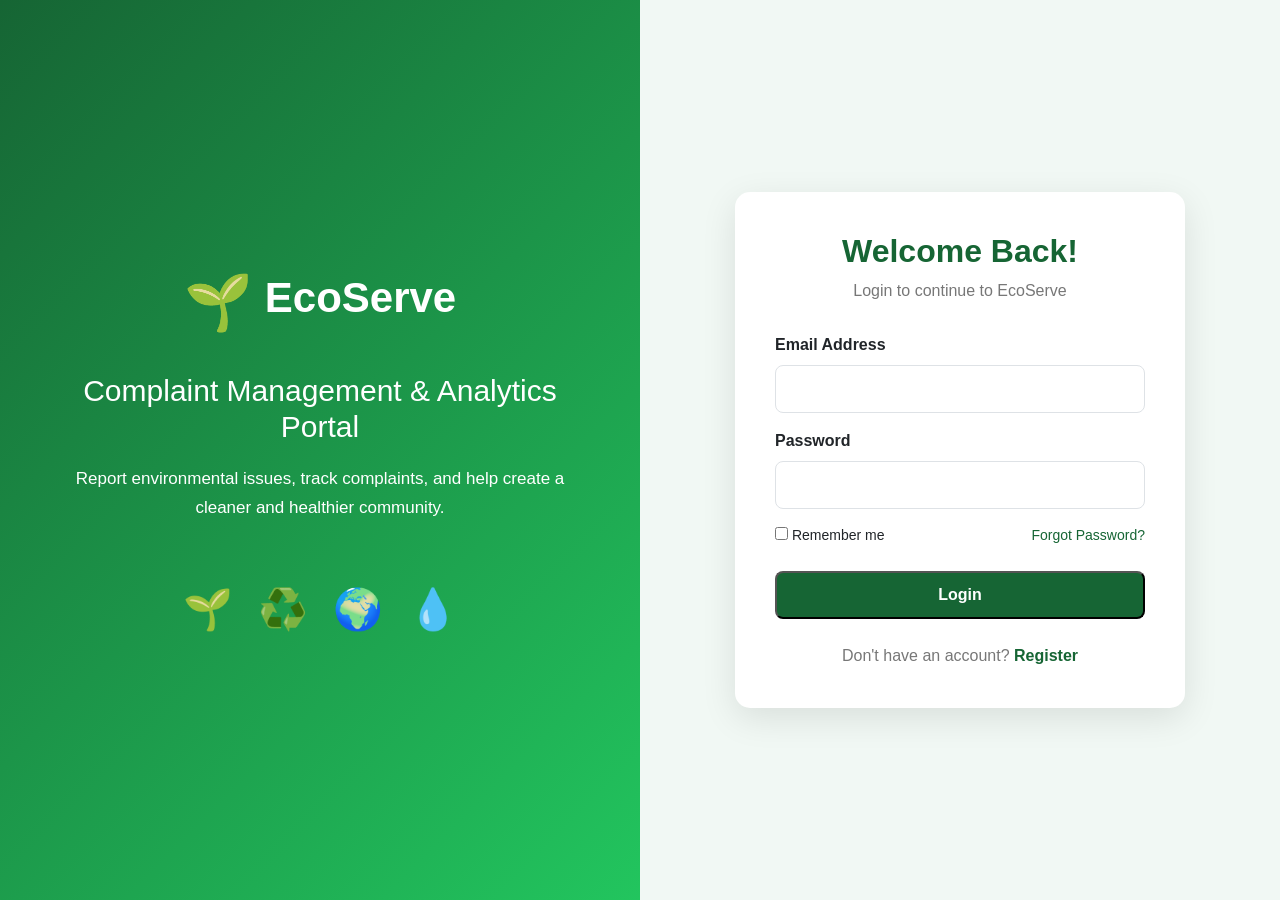
<file: FRONTEND/index.html>
<!DOCTYPE html>
<html lang="en">

<head>
    <meta charset="UTF-8">
    <meta name="viewport" content="width=device-width, initial-scale=1.0">

    <title>EcoServe - Login</title>

    <!-- Bootstrap CSS -->
    <link
        href="https://cdn.jsdelivr.net/npm/bootstrap@5.3.3/dist/css/bootstrap.min.css"
        rel="stylesheet">

    <!-- Custom CSS -->
    <link rel="stylesheet" href="css/style.css">
</head>

<body>

    <div class="login-container">

        <!-- LEFT SECTION -->
        <div class="login-left">

            <div class="brand">
                <div class="logo">🌱</div>
                <h1>EcoServe</h1>
            </div>

            <h2>
                Complaint Management & Analytics Portal
            </h2>

            <p>
                Report environmental issues, track complaints,
                and help create a cleaner and healthier community.
            </p>

            <div class="environment-icons">
                <span>🌱</span>
                <span>♻️</span>
                <span>🌍</span>
                <span>💧</span>
            </div>

        </div>


        <!-- RIGHT SECTION -->
        <div class="login-right">

            <div class="login-card">

                <h2>Welcome Back!</h2>

                <p class="login-subtitle">
                    Login to continue to EcoServe
                </p>


                <!-- LOGIN FORM -->
                <form onsubmit="event.preventDefault(); loginUser();">

                    <!-- EMAIL -->
                    <div class="mb-3">

                        <label for="email" class="form-label">
                            Email Address
                        </label>

                        <input
                            type="email"
                            id="email"
                            class="form-control"
                            required>

                    </div>


                    <!-- PASSWORD -->
                    <div class="mb-3">

                        <label for="password" class="form-label">
                            Password
                        </label>

                        <input
                            type="password"
                            id="password"
                            class="form-control"
                            required>

                    </div>


                    <!-- OPTIONS -->
                    <div class="login-options">

                        <div>
                            <input
                                type="checkbox"
                                id="remember">

                            <label for="remember">
                                Remember me
                            </label>
                        </div>

                        <a href="forgot-password.html">
                            Forgot Password?
                        </a>

                    </div>


                    <!-- LOGIN BUTTON -->
                    <button
                        type="submit"
                        class="login-btn">
                        Login
                    </button>

                </form>


                <!-- MESSAGE -->
                <div id="loginMessage"></div>


                <!-- REGISTER -->
                <div class="register-text">

                    Don't have an account?

                    <a href="register.html">
                        Register
                    </a>

                </div>

            </div>

        </div>

    </div>


    <!-- JavaScript -->
    <script src="js/login.js"></script>

</body>

</html>
</file>
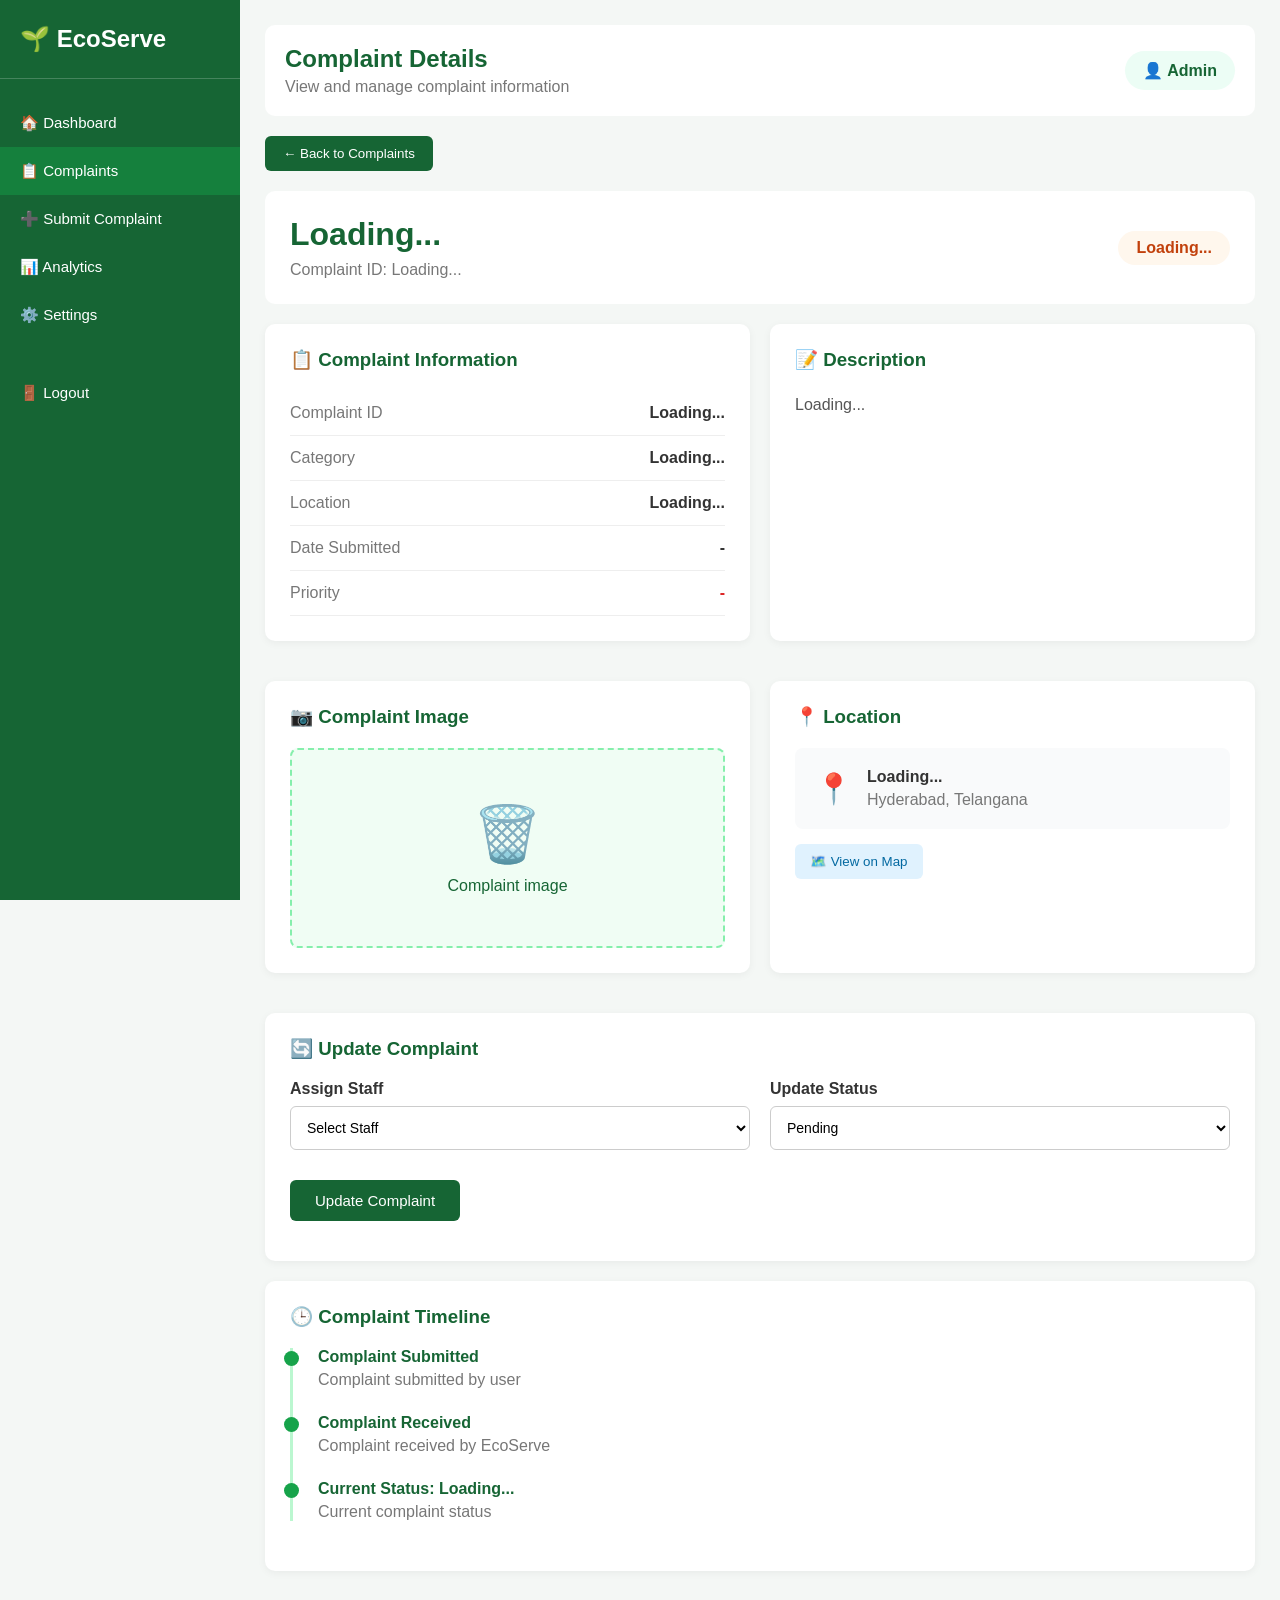
<file: FRONTEND/complaint-details.html>
<!DOCTYPE html>
<html lang="en">

<head>
    <meta charset="UTF-8">
    <meta name="viewport" content="width=device-width, initial-scale=1.0">

    <title>Complaint Details - EcoServe</title>

    <link rel="stylesheet" href="css/complaint-details.css">
</head>

<body>

    <!-- SIDEBAR -->
    <div class="sidebar">

        <div class="brand">
            🌱 EcoServe
        </div>

        <div class="menu">

            <a href="dashboard.html" class="menu-item">
                🏠 Dashboard
            </a>

            <a href="complaints.html" class="menu-item active">
                📋 Complaints
            </a>

            <a href="submit-complaint.html" class="menu-item">
                ➕ Submit Complaint
            </a>

            <a href="analytics.html" class="menu-item">
                📊 Analytics
            </a>

           

            <a href="settings.html" class="menu-item">
                ⚙️ Settings
            </a>

            <a href="index.html" class="menu-item logout">
                🚪 Logout
            </a>

        </div>

    </div>


    <!-- MAIN CONTENT -->
    <div class="main-content">

        <!-- TOP BAR -->
        <div class="topbar">

            <div>
                <h2>Complaint Details</h2>

                <p>
                    View and manage complaint information
                </p>
            </div>

            <div class="profile">
                👤 Admin
            </div>

        </div>


        <!-- BACK BUTTON -->
        <button
            class="back-btn"
            onclick="window.location.href='complaints.html'">

            ← Back to Complaints

        </button>


        <!-- COMPLAINT HEADER -->
        <div class="complaint-header">

            <div>

                <h1 id="complaintTitle">
                    Loading...
                </h1>

                <p class="complaint-id">
                    Complaint ID:
                    <span id="complaintId">
                        Loading...
                    </span>
                </p>

            </div>

            <span
                id="complaintStatus"
                class="status pending">

                Loading...

            </span>

        </div>


        <!-- DETAILS GRID -->
        <div class="details-grid">


            <!-- COMPLAINT INFORMATION -->
            <div class="card">

                <h3>
                    📋 Complaint Information
                </h3>


                <div class="info-row">

                    <span>
                        Complaint ID
                    </span>

                    <strong id="complaintIdInfo">
                        Loading...
                    </strong>

                </div>


                <div class="info-row">

                    <span>
                        Category
                    </span>

                    <strong id="complaintCategory">
                        Loading...
                    </strong>

                </div>


                <div class="info-row">

                    <span>
                        Location
                    </span>

                    <strong id="complaintLocation">
                        Loading...
                    </strong>

                </div>


                <div class="info-row">

                    <span>
                        Date Submitted
                    </span>

                    <strong id="complaintDate">
                        -
                    </strong>

                </div>


                <div class="info-row">

                    <span>
                        Priority
                    </span>

                    <strong
                        id="complaintPriority"
                        class="high">

                        -

                    </strong>

                </div>

            </div>


            <!-- DESCRIPTION -->
            <div class="card">

                <h3>
                    📝 Description
                </h3>

                <p
                    id="complaintDescription"
                    class="description">

                    Loading...

                </p>

            </div>

        </div>


        <!-- IMAGE + LOCATION -->
        <div class="details-grid">


            <!-- IMAGE -->
            <div class="card">

                <h3>
                    📷 Complaint Image
                </h3>

                <div class="image-placeholder">

                    <span>
                        🗑️
                    </span>

                    <p>
                        Complaint image
                    </p>

                </div>

            </div>


            <!-- LOCATION -->
            <div class="card">

                <h3>
                    📍 Location
                </h3>


                <div class="location-box">

                    <span>
                        📍
                    </span>

                    <div>

                        <strong id="locationName">
                            Loading...
                        </strong>

                        <p>
                            Hyderabad, Telangana
                        </p>

                    </div>

                </div>


                <button class="map-btn">

                    🗺️ View on Map

                </button>

            </div>

        </div>


        <!-- UPDATE COMPLAINT -->
        <div class="card update-card">

            <h3>
                🔄 Update Complaint
            </h3>


            <div class="update-grid">


                <div>

                    <label>
                        Assign Staff
                    </label>

                    <select id="staff">

                        <option value="">
                            Select Staff
                        </option>

                        <option>
                            Rahul Kumar
                        </option>

                        <option>
                            Priya Sharma
                        </option>

                        <option>
                            Arjun Reddy
                        </option>

                        <option>
                            Sneha Rao
                        </option>

                    </select>

                </div>


                <div>

                    <label>
                        Update Status
                    </label>

                    <select id="status">

                        <option value="Pending">
                            Pending
                        </option>

                        <option value="In Progress">
                            In Progress
                        </option>

                        <option value="Resolved">
                            Resolved
                        </option>

                    </select>

                </div>

            </div>


            <button
                class="update-btn"
                onclick="updateComplaint()">

                Update Complaint

            </button>


            <p
                id="successMessage"
                class="success-message">

            </p>

        </div>


        <!-- TIMELINE -->
        <div class="card">

            <h3>
                🕒 Complaint Timeline
            </h3>


            <div class="timeline">


                <div class="timeline-item">

                    <div class="timeline-dot"></div>

                    <div>

                        <strong>
                            Complaint Submitted
                        </strong>

                        <p>
                            Complaint submitted by user
                        </p>

                    </div>

                </div>


                <div class="timeline-item">

                    <div class="timeline-dot"></div>

                    <div>

                        <strong>
                            Complaint Received
                        </strong>

                        <p>
                            Complaint received by EcoServe
                        </p>

                    </div>

                </div>


                <div class="timeline-item">

                    <div class="timeline-dot"></div>

                    <div>

                        <strong id="timelineStatus">
                            Current Status: Loading...
                        </strong>

                        <p>
                            Current complaint status
                        </p>

                    </div>

                </div>

            </div>

        </div>

    </div>


    <!-- JAVASCRIPT -->
    <script src="js/complaint-details.js"></script>

</body>

</html>
</file>
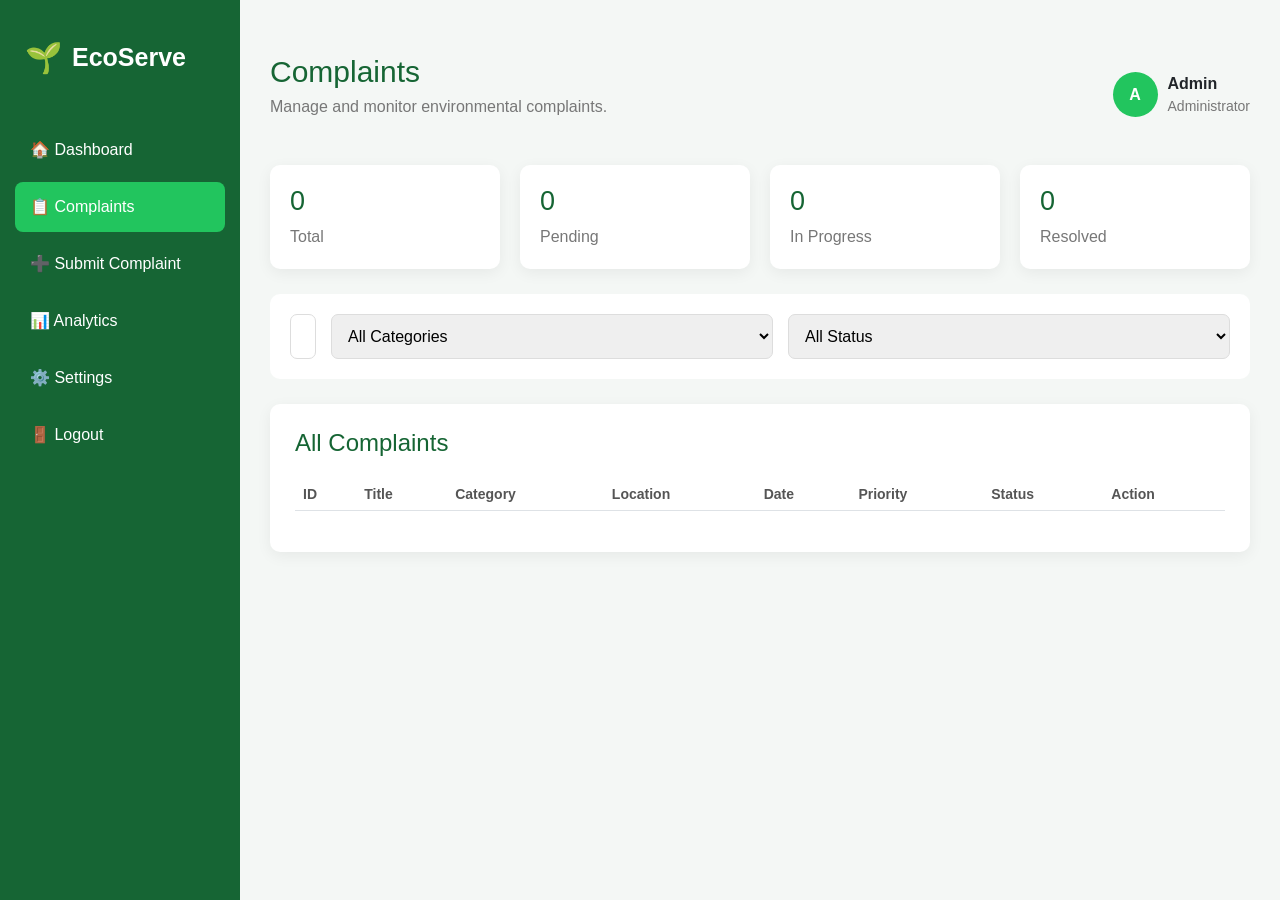
<file: FRONTEND/complaints.html>
```html
<!DOCTYPE html>
<html lang="en">

<head>

    <meta charset="UTF-8">

    <meta name="viewport"
          content="width=device-width, initial-scale=1.0">

    <title>EcoServe - Complaints</title>

    <link
        href="https://cdn.jsdelivr.net/npm/bootstrap@5.3.3/dist/css/bootstrap.min.css"
        rel="stylesheet">

    <link rel="stylesheet" href="css/complaints.css">

</head>

<body>

<!-- SIDEBAR -->

<div class="sidebar">

    <div class="sidebar-brand">
        <span>🌱</span>
        <strong>EcoServe</strong>
    </div>

    <a href="dashboard.html">
        🏠 Dashboard
    </a>

    <a href="complaints.html" class="active">
        📋 Complaints
    </a>

    <a href="submit-complaint.html">
        ➕ Submit Complaint
    </a>

    <a href="analytics.html" class="menu-item">
        📊 Analytics
    </a>


        <a href="settings.html" class="menu-item">
            ⚙️ Settings
        </a>

        <a href="index.html" class="menu-item">
            🚪 Logout
        </a>

    </div>

</div>


<!-- MAIN CONTENT -->

<div class="main-content">

    <!-- HEADER -->

    <div class="page-header">

        <div>

            <h2>Complaints</h2>

            <p>
                Manage and monitor environmental complaints.
            </p>

        </div>

        <div class="profile">

            <div class="profile-icon">
                A
            </div>

            <div>

                <strong>Admin</strong>

                <small>Administrator</small>

            </div>

        </div>

    </div>


    <!-- SUMMARY -->

    <div class="summary-container">

        <div class="summary-card">
            <h3 id="totalComplaints">0</h3>
            <p>Total</p>
        </div>

        <div class="summary-card">
            <h3 id="pendingComplaints">0</h3>
            <p>Pending</p>
        </div>

        <div class="summary-card">
            <h3 id="inProgressComplaints">0</h3>
            <p>In Progress</p>
        </div>

        <div class="summary-card">
            <h3 id="resolvedComplaints">0</h3>
            <p>Resolved</p>
        </div>

    </div>


    <!-- FILTER AREA -->

    <div class="filter-card">

        <div class="search-box">

            <input
                type="text"
                id="searchInput"
                placeholder="Search complaint...">

        </div>


        <select id="categoryFilter">

            <option value="all">
                All Categories
            </option>

            <option value="Waste Management">
                Waste Management
            </option>

            <option value="Water Pollution">
                Water Pollution
            </option>

            <option value="Air Pollution">
                Air Pollution
            </option>

            <option value="Noise Pollution">
                Noise Pollution
            </option>

        </select>


        <select id="statusFilter">

            <option value="all">
                All Status
            </option>

            <option value="Pending">
                Pending
            </option>

            <option value="In Progress">
                In Progress
            </option>

            <option value="Resolved">
                Resolved
            </option>

        </select>

    </div>


    <!-- COMPLAINT TABLE -->

    <div class="table-card">

        <div class="table-header">

            <h4>All Complaints</h4>

        </div>


        <div class="table-responsive">

            <table class="table">

                <thead>

                    <tr>

                        <th>ID</th>

                        <th>Title</th>

                        <th>Category</th>

                        <th>Location</th>

                        <th>Date</th>

                        <th>Priority</th>

                        <th>Status</th>

                        <th>Action</th>

                    </tr>

                </thead>


                <!--
                    Complaints from the Spring Boot backend
                    will be inserted here by complaints.js
                -->

                <tbody id="complaintTable">

                </tbody>

            </table>

        </div>

    </div>

</div>


<script src="js/complaints.js"></script>

</body>

</html>
```
</file>
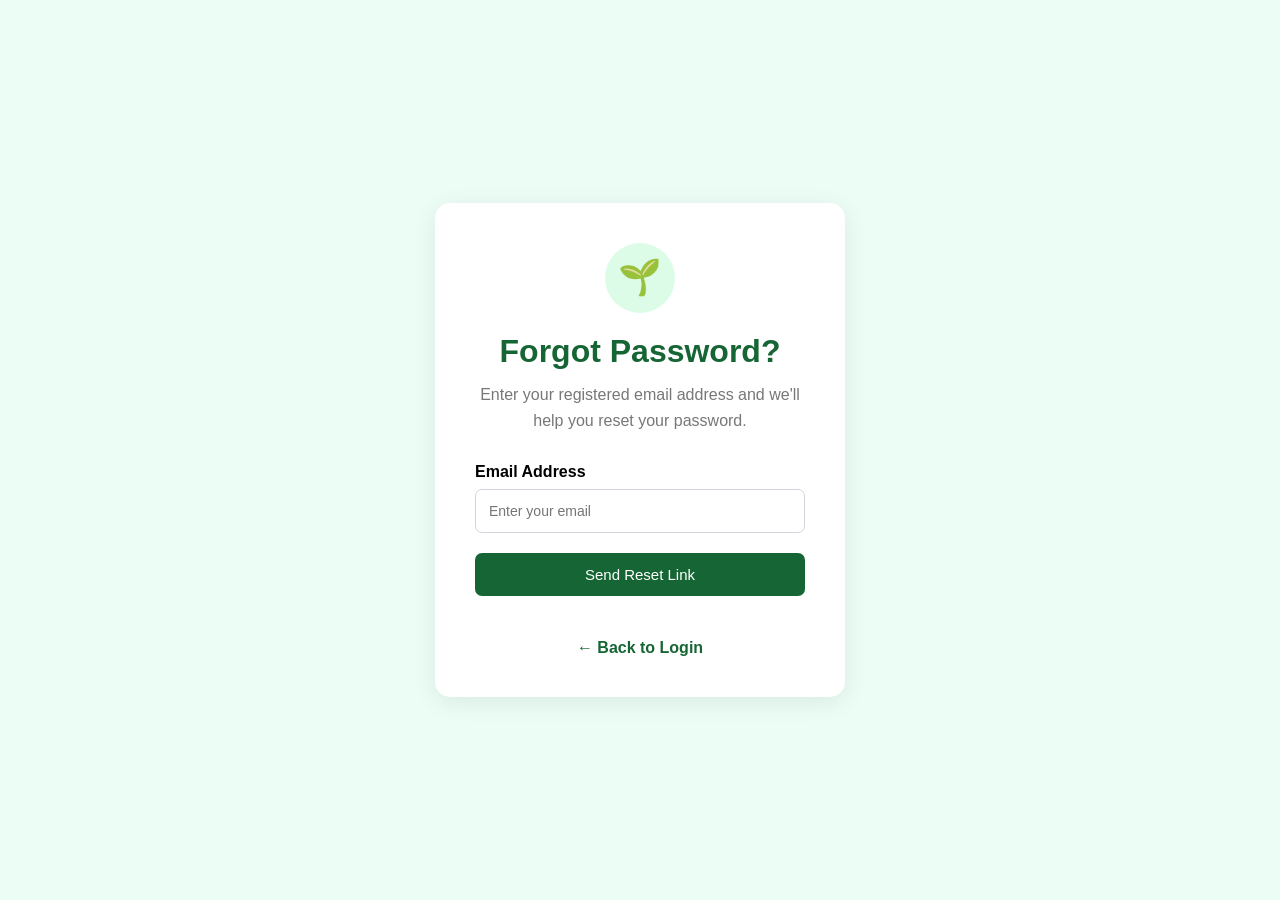
<file: FRONTEND/forgot-password.html>
<!DOCTYPE html>
<html lang="en">

<head>

    <meta charset="UTF-8">

    <meta name="viewport"
          content="width=device-width, initial-scale=1.0">

    <title>Forgot Password - EcoServe</title>

    <link rel="stylesheet"
          href="css/forgot-password.css">

</head>


<body>

    <div class="forgot-container">

        <div class="forgot-card">

            <div class="logo">
                🌱
            </div>

            <h1>Forgot Password?</h1>

            <p class="subtitle">
                Enter your registered email address and
                we'll help you reset your password.
            </p>


            <form onsubmit="resetPassword(event)">

                <label>Email Address</label>

                <input
                    type="email"
                    id="email"
                    placeholder="Enter your email"
                    required
                >


                <button type="submit">
                    Send Reset Link
                </button>

            </form>


            <p id="message"></p>


            <a href="index.html"
               class="back-login">
                ← Back to Login
            </a>

        </div>

    </div>


    <script src="js/forgot-password.js"></script>

</body>

</html>
</file>
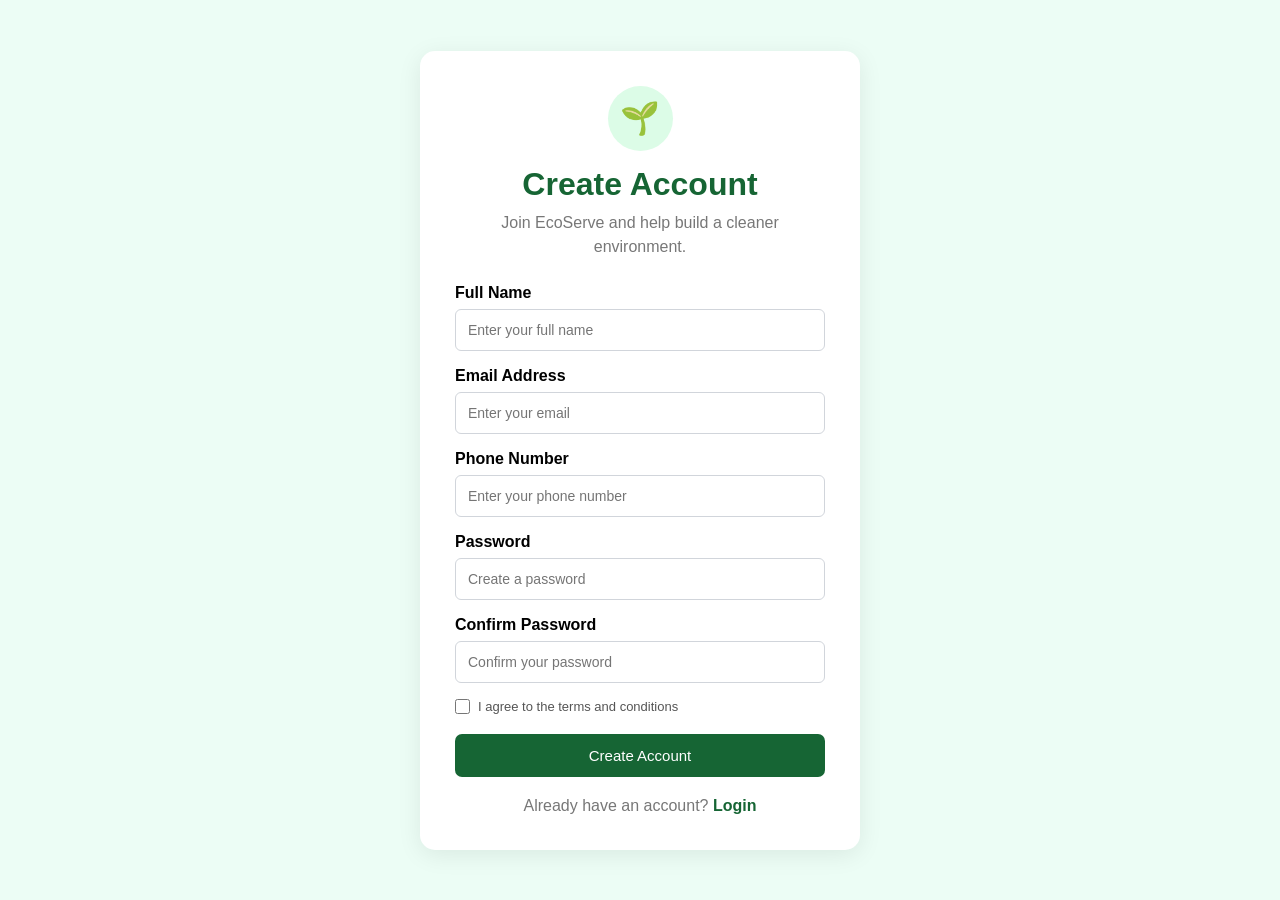
<file: FRONTEND/register.html>
<!DOCTYPE html>
<html lang="en">

<head>

    <meta charset="UTF-8">

    <meta name="viewport"
          content="width=device-width, initial-scale=1.0">

    <title>Register - EcoServe</title>

    <link rel="stylesheet"
          href="css/register.css">

</head>

<body>

    <div class="register-container">

        <div class="register-card">

            <div class="logo">
                🌱
            </div>

            <h1>Create Account</h1>

            <p class="subtitle">
                Join EcoServe and help build a cleaner environment.
            </p>


            <form onsubmit="event.preventDefault(); registerUser()"></form>

                <div class="form-group">

                    <label>Full Name</label>

                    <input
                        type="text"
                        id="name"
                        placeholder="Enter your full name"
                        required
                    >

                </div>


                <div class="form-group">

                    <label>Email Address</label>

                    <input
                        type="email"
                        id="email"
                        placeholder="Enter your email"
                        required
                    >

                </div>


                <div class="form-group">

                    <label>Phone Number</label>

                    <input
                        type="tel"
                        id="phone"
                        placeholder="Enter your phone number"
                        required
                    >

                </div>


                <div class="form-group">

                    <label>Password</label>

                    <input
                        type="password"
                        id="password"
                        placeholder="Create a password"
                        required
                    >

                </div>


                <div class="form-group">

                    <label>Confirm Password</label>

                    <input
                        type="password"
                        id="confirmPassword"
                        placeholder="Confirm your password"
                        required
                    >

                </div>


                <div class="terms">

                    <input
                        type="checkbox"
                        id="terms"
                        required
                    >

                    <span>
                        I agree to the terms and conditions
                    </span>

                </div>

                <button type="button" onclick="registerUser()">
    Create Account
</button>

            </form>


            <p id="message"></p>


            <p class="login-text">

                Already have an account?

                <a href="index.html">
                    Login
                </a>

            </p>

        </div>

    </div>


    <script src="./js/register.js"></script>

</body>

</html>
</file>
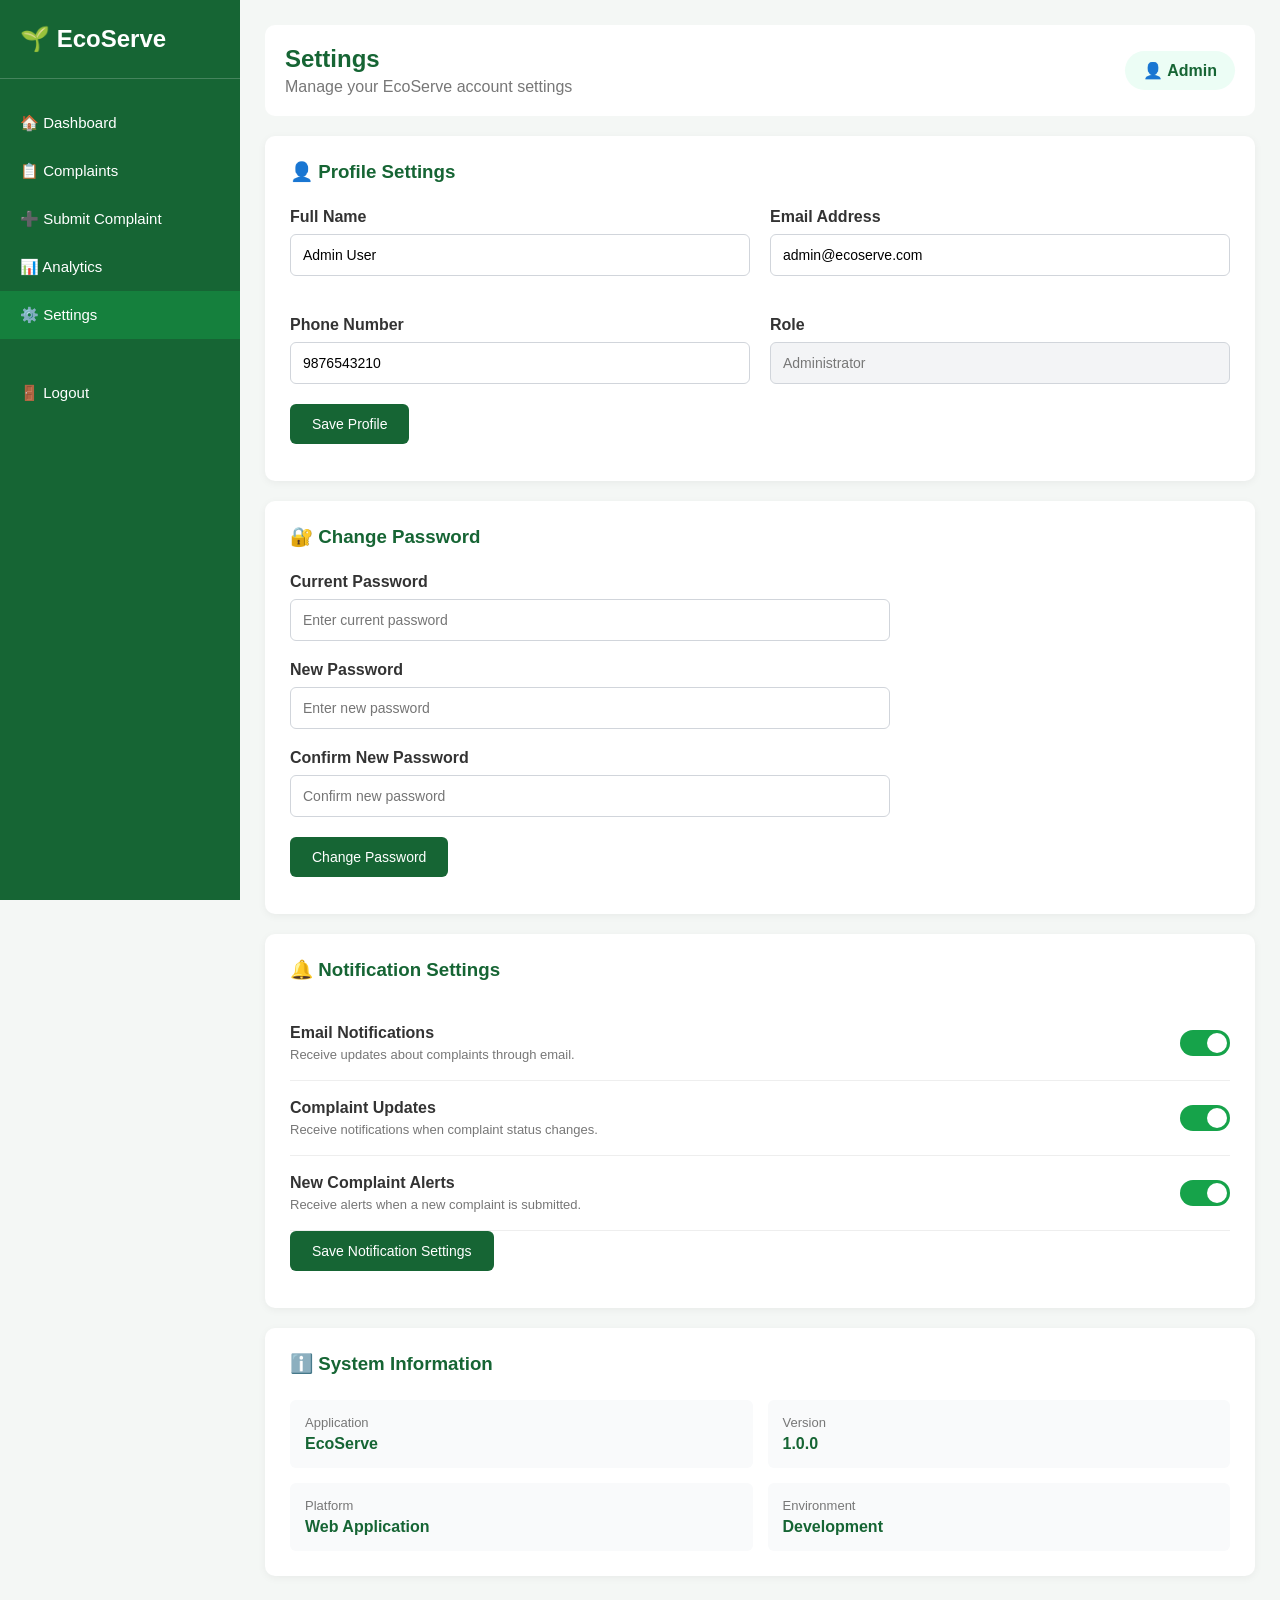
<file: FRONTEND/settings.html>
<!DOCTYPE html>
<html lang="en">

<head>
    <meta charset="UTF-8">
    <meta name="viewport" content="width=device-width, initial-scale=1.0">

    <title>Settings - EcoServe</title>

    <link rel="stylesheet" href="css/settings.css">
</head>

<body>

    <!-- Sidebar -->

    <div class="sidebar">

        <div class="brand">
            🌱 EcoServe
        </div>

        <div class="menu">

            <a href="dashboard.html" class="menu-item">
                🏠 Dashboard
            </a>

            <a href="complaints.html" class="menu-item">
                📋 Complaints
            </a>

            <a href="submit-complaint.html" class="menu-item">
                ➕ Submit Complaint
            </a>

            <a href="analytics.html" class="menu-item">
                📊 Analytics
            </a>

           

            <a href="settings.html" class="menu-item active">
                ⚙️ Settings
            </a>

            <a href="index.html" class="menu-item logout">
                🚪 Logout
            </a>

        </div>

    </div>


    <!-- Main Content -->

    <div class="main-content">

        <!-- Header -->

        <div class="topbar">

            <div>
                <h2>Settings</h2>
                <p>Manage your EcoServe account settings</p>
            </div>

            <div class="profile">
                👤 Admin
            </div>

        </div>


        <!-- Profile Settings -->

        <div class="settings-card">

            <h3>👤 Profile Settings</h3>

            <div class="form-grid">

                <div class="form-group">

                    <label>Full Name</label>

                    <input
                        type="text"
                        id="name"
                        value="Admin User"
                    >

                </div>


                <div class="form-group">

                    <label>Email Address</label>

                    <input
                        type="email"
                        id="email"
                        value="admin@ecoserve.com"
                    >

                </div>


                <div class="form-group">

                    <label>Phone Number</label>

                    <input
                        type="text"
                        id="phone"
                        value="9876543210"
                    >

                </div>


                <div class="form-group">

                    <label>Role</label>

                    <input
                        type="text"
                        value="Administrator"
                        disabled
                    >

                </div>

            </div>

            <button class="save-btn" onclick="saveProfile()">
                Save Profile
            </button>

            <p id="profileMessage"></p>

        </div>


        <!-- Change Password -->

        <div class="settings-card">

            <h3>🔐 Change Password</h3>

            <div class="password-section">

                <div class="form-group">

                    <label>Current Password</label>

                    <input
                        type="password"
                        id="currentPassword"
                        placeholder="Enter current password"
                    >

                </div>


                <div class="form-group">

                    <label>New Password</label>

                    <input
                        type="password"
                        id="newPassword"
                        placeholder="Enter new password"
                    >

                </div>


                <div class="form-group">

                    <label>Confirm New Password</label>

                    <input
                        type="password"
                        id="confirmPassword"
                        placeholder="Confirm new password"
                    >

                </div>

            </div>

            <button class="save-btn" onclick="changePassword()">
                Change Password
            </button>

            <p id="passwordMessage"></p>

        </div>


        <!-- Notification Settings -->

        <div class="settings-card">

            <h3>🔔 Notification Settings</h3>

            <div class="setting-row">

                <div>
                    <strong>Email Notifications</strong>
                    <p>Receive updates about complaints through email.</p>
                </div>

                <label class="switch">

                    <input
                        type="checkbox"
                        id="emailNotification"
                        checked
                    >

                    <span class="slider"></span>

                </label>

            </div>


            <div class="setting-row">

                <div>
                    <strong>Complaint Updates</strong>
                    <p>Receive notifications when complaint status changes.</p>
                </div>

                <label class="switch">

                    <input
                        type="checkbox"
                        id="complaintNotification"
                        checked
                    >

                    <span class="slider"></span>

                </label>

            </div>


            <div class="setting-row">

                <div>
                    <strong>New Complaint Alerts</strong>
                    <p>Receive alerts when a new complaint is submitted.</p>
                </div>

                <label class="switch">

                    <input
                        type="checkbox"
                        id="newComplaintNotification"
                        checked
                    >

                    <span class="slider"></span>

                </label>

            </div>


            <button class="save-btn" onclick="saveNotifications()">
                Save Notification Settings
            </button>

            <p id="notificationMessage"></p>

        </div>


        <!-- System Information -->

        <div class="settings-card">

            <h3>ℹ️ System Information</h3>

            <div class="system-info">

                <div>
                    <span>Application</span>
                    <strong>EcoServe</strong>
                </div>

                <div>
                    <span>Version</span>
                    <strong>1.0.0</strong>
                </div>

                <div>
                    <span>Platform</span>
                    <strong>Web Application</strong>
                </div>

                <div>
                    <span>Environment</span>
                    <strong>Development</strong>
                </div>

            </div>

        </div>

    </div>


    <script src="js/settings.js"></script>

</body>

</html>
</file>
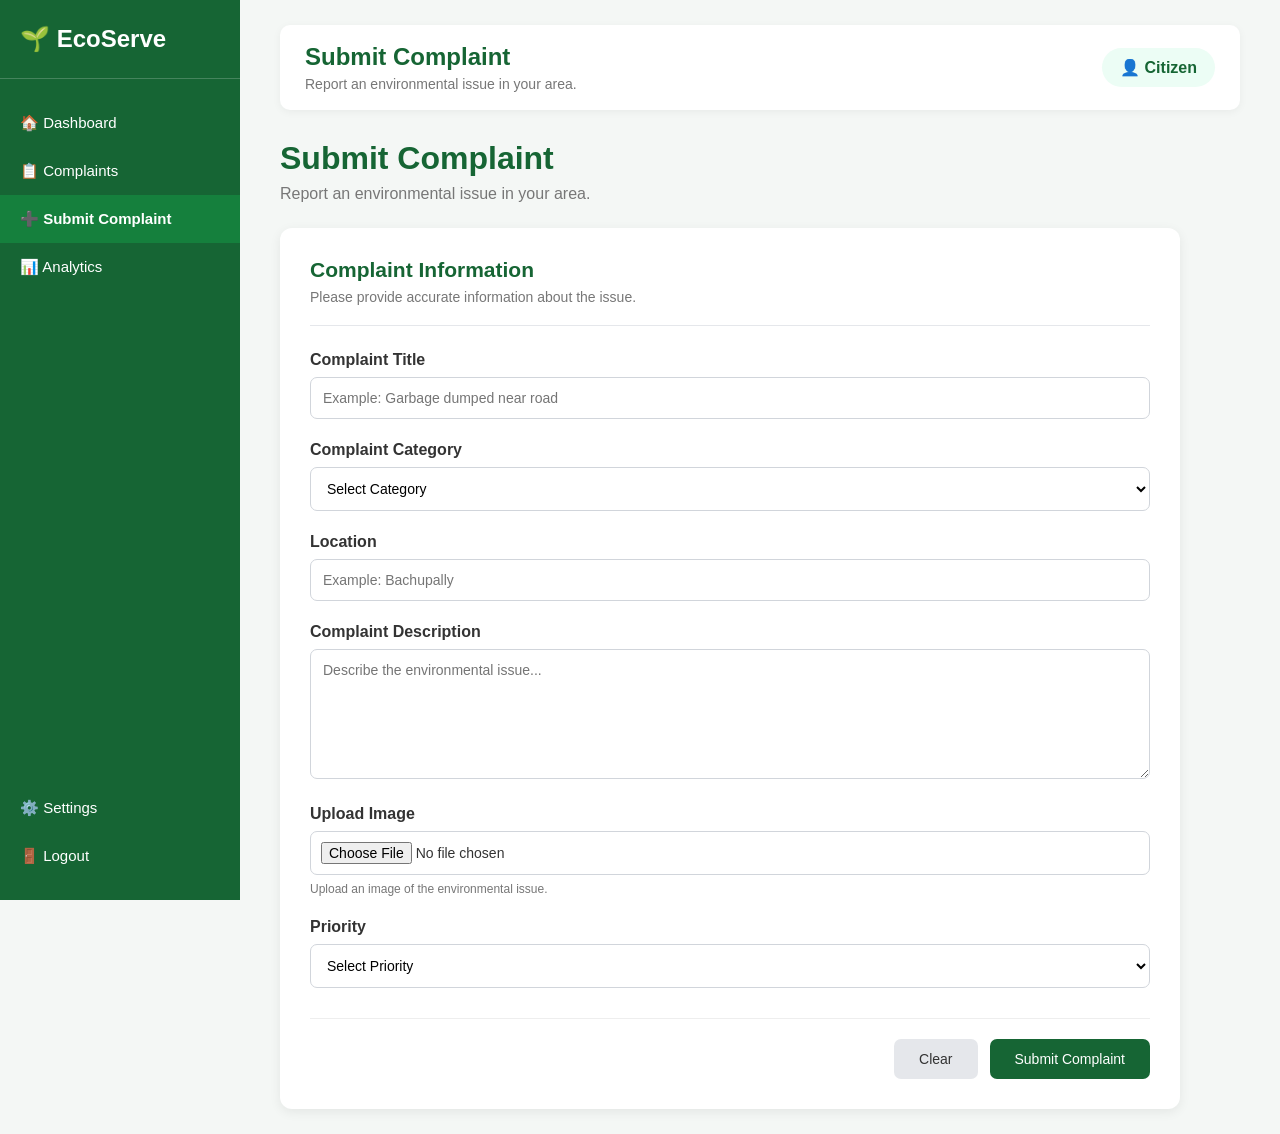
<file: FRONTEND/submit-complaint.html>
<!DOCTYPE html>
<html lang="en">

<head>

    <meta charset="UTF-8">

    <meta name="viewport"
          content="width=device-width, initial-scale=1.0">

    <title>Submit Complaint - EcoServe</title>

    <!-- CSS -->
    <link rel="stylesheet" href="css/submit-complaint.css">

</head>


<body>

    <!-- SIDEBAR -->

    <div class="sidebar">

        <div class="brand">
            🌱 EcoServe
        </div>

        <div class="menu">

            <a href="dashboard.html" class="menu-item">
                🏠 Dashboard
            </a>

            <a href="complaints.html" class="menu-item">
                📋 Complaints
            </a>

            <a href="submit-complaint.html" class="menu-item active">
                ➕ Submit Complaint
            </a>

            <a href="analytics.html" class="menu-item">
                📊 Analytics
            </a>

            
        </div>


        <div class="sidebar-bottom">

            <a href="./settings.html" class="menu-item">
                ⚙️ Settings
            </a>

            <a href="index.html" class="menu-item">
                🚪 Logout
            </a>

        </div>

    </div>


    <!-- MAIN CONTENT -->

    <div class="main-content">

        <!-- TOP BAR -->

        <div class="topbar">

            <div>
                <h2>Submit Complaint</h2>
                <p>Report an environmental issue in your area.</p>
            </div>

            <div class="profile">
                👤 Citizen
            </div>

        </div>


        <!-- PAGE TITLE -->

        <div class="page-header">

            <h1>Submit Complaint</h1>

            <p>
                Report an environmental issue in your area.
            </p>

        </div>


        <!-- COMPLAINT FORM -->

        <div class="complaint-card">

            <div class="card-header">

                <h2>Complaint Information</h2>

                <p>
                    Please provide accurate information about the issue.
                </p>

            </div>


            <form id="complaintForm">


                <!-- TITLE -->

                <div class="form-group">

                    <label for="title">
                        Complaint Title
                    </label>

                    <input
                        type="text"
                        id="title"
                        placeholder="Example: Garbage dumped near road"
                        required
                    >

                </div>


                <!-- CATEGORY -->

                <div class="form-group">

                    <label for="category">
                        Complaint Category
                    </label>

                    <select id="category" required>

                        <option value="">
                            Select Category
                        </option>

                        <option value="Waste Management">
                            Waste Management
                        </option>

                        <option value="Water Pollution">
                            Water Pollution
                        </option>

                        <option value="Air Pollution">
                            Air Pollution
                        </option>

                        <option value="Noise Pollution">
                            Noise Pollution
                        </option>

                        <option value="Garbage Disposal">
                            Garbage Disposal
                        </option>

                        <option value="Other">
                            Other
                        </option>

                    </select>

                </div>


                <!-- LOCATION -->

                <div class="form-group">

                    <label for="location">
                        Location
                    </label>

                    <input
                        type="text"
                        id="location"
                        placeholder="Example: Bachupally"
                        required
                    >

                </div>


                <!-- DESCRIPTION -->

                <div class="form-group">

                    <label for="description">
                        Complaint Description
                    </label>

                    <textarea
                        id="description"
                        rows="6"
                        placeholder="Describe the environmental issue..."
                        required
                    ></textarea>

                </div>


                <!-- IMAGE -->

                <div class="form-group">

                    <label for="image">
                        Upload Image
                    </label>

                    <input
                        type="file"
                        id="image"
                        accept="image/*"
                    >

                    <small>
                        Upload an image of the environmental issue.
                    </small>

                    <div id="imagePreview"></div>

                </div>


                <!-- PRIORITY -->

                <div class="form-group">

                    <label for="priority">
                        Priority
                    </label>

                    <select id="priority" required>

                        <option value="">
                            Select Priority
                        </option>

                        <option value="Low">
                            Low
                        </option>

                        <option value="Medium">
                            Medium
                        </option>

                        <option value="High">
                            High
                        </option>

                    </select>

                </div>


                <!-- BUTTONS -->

                <div class="button-group">

                    <button
                        type="button"
                        class="clear-btn"
                        onclick="clearForm()">
                        Clear
                    </button>

                    <button
                        type="submit"
                        class="submit-btn">
                        Submit Complaint
                    </button>

                </div>


                <!-- SUCCESS MESSAGE -->

                <div
                    id="successMessage"
                    class="success-message">
                </div>

            </form>

        </div>

    </div>


    <!-- JAVASCRIPT -->

    <script src="js/submit-complaint.js"></script>

</body>

</html>
</file>
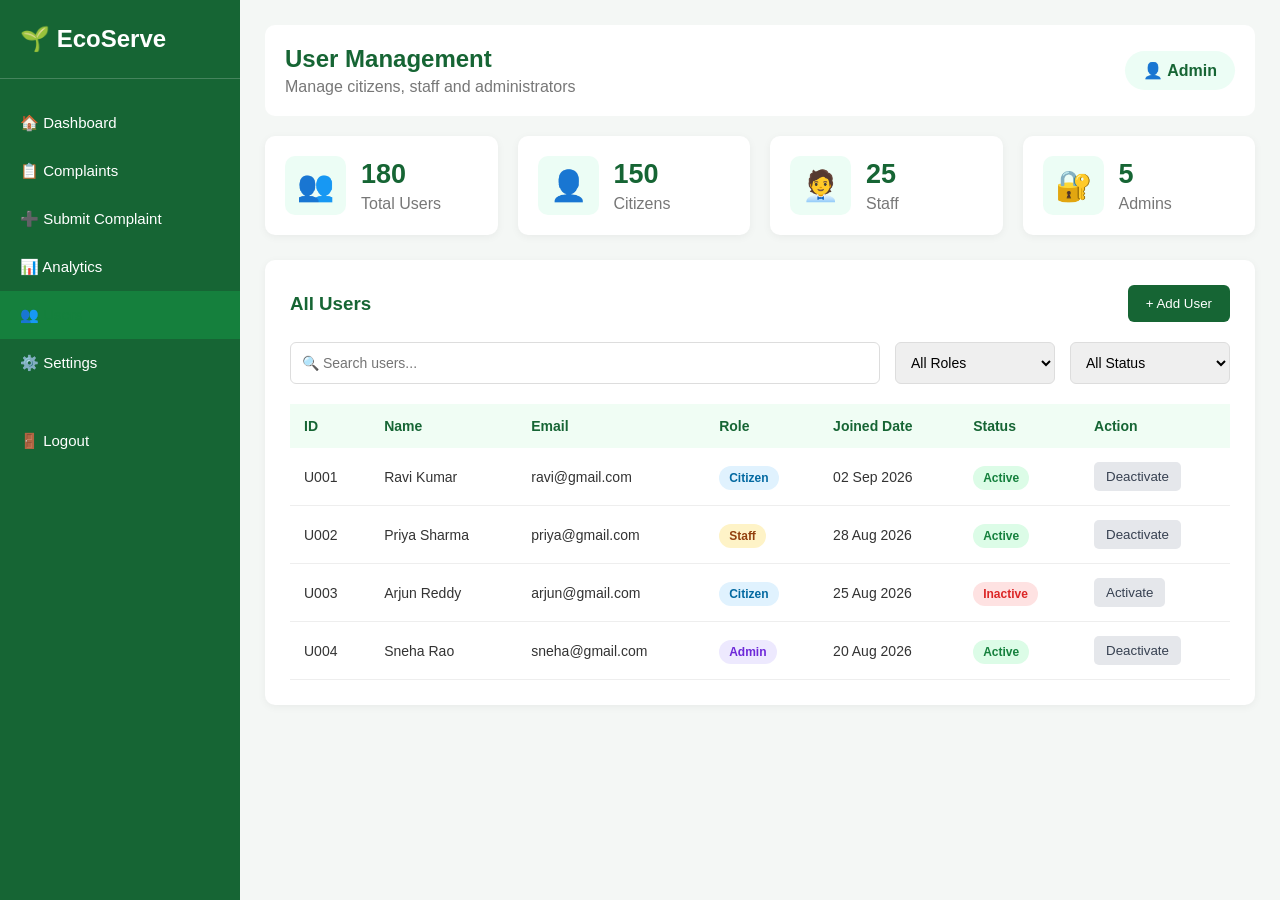
<file: FRONTEND/users.html>
<!DOCTYPE html>
<html lang="en">
<head>
    <meta charset="UTF-8">
    <meta name="viewport" content="width=device-width, initial-scale=1.0">

    <title>Users - EcoServe</title>

    <link rel="stylesheet" href="css/users.css">
</head>

<body>

    <!-- Sidebar -->
    <div class="sidebar">

        <div class="brand">
            🌱 EcoServe
        </div>

        <div class="menu">

            <a href="dashboard.html" class="menu-item">
                🏠 Dashboard
            </a>

            <a href="complaints.html" class="menu-item">
                📋 Complaints
            </a>

            <a href="submit-complaint.html" class="menu-item">
                ➕ Submit Complaint
            </a>

            <a href="analytics.html" class="menu-item">
                📊 Analytics
            </a>

            <a href="users.html" class="menu-item active">
                👥 Users
            </a>

            <a href="#" class="menu-item">
                ⚙️ Settings
            </a>

            <a href="index.html" class="menu-item logout">
                🚪 Logout
            </a>

        </div>

    </div>


    <!-- Main Content -->
    <div class="main-content">

        <!-- Topbar -->
        <div class="topbar">

            <div>
                <h2>User Management</h2>
                <p>Manage citizens, staff and administrators</p>
            </div>

            <div class="profile">
                👤 Admin
            </div>

        </div>


        <!-- Statistics -->
        <div class="stats-grid">

            <div class="stat-card">
                <div class="icon">👥</div>
                <div>
                    <h3>180</h3>
                    <p>Total Users</p>
                </div>
            </div>

            <div class="stat-card">
                <div class="icon">👤</div>
                <div>
                    <h3>150</h3>
                    <p>Citizens</p>
                </div>
            </div>

            <div class="stat-card">
                <div class="icon">🧑‍💼</div>
                <div>
                    <h3>25</h3>
                    <p>Staff</p>
                </div>
            </div>

            <div class="stat-card">
                <div class="icon">🔐</div>
                <div>
                    <h3>5</h3>
                    <p>Admins</p>
                </div>
            </div>

        </div>


        <!-- User Management Card -->
        <div class="users-card">

            <div class="card-header">

                <h3>All Users</h3>

                <button class="add-btn" onclick="addUser()">
                    + Add User
                </button>

            </div>


            <!-- Filters -->
            <div class="filters">

                <input
                    type="text"
                    id="searchInput"
                    placeholder="🔍 Search users..."
                    onkeyup="filterUsers()"
                >

                <select id="roleFilter" onchange="filterUsers()">

                    <option value="All">All Roles</option>
                    <option value="Citizen">Citizen</option>
                    <option value="Staff">Staff</option>
                    <option value="Admin">Admin</option>

                </select>

                <select id="statusFilter" onchange="filterUsers()">

                    <option value="All">All Status</option>
                    <option value="Active">Active</option>
                    <option value="Inactive">Inactive</option>

                </select>

            </div>


            <!-- Users Table -->
            <div class="table-container">

                <table>

                    <thead>

                        <tr>
                            <th>ID</th>
                            <th>Name</th>
                            <th>Email</th>
                            <th>Role</th>
                            <th>Joined Date</th>
                            <th>Status</th>
                            <th>Action</th>
                        </tr>

                    </thead>


                    <tbody id="userTable">

                        <tr>
                            <td>U001</td>
                            <td>Ravi Kumar</td>
                            <td>ravi@gmail.com</td>
                            <td>
                                <span class="role citizen">
                                    Citizen
                                </span>
                            </td>
                            <td>02 Sep 2026</td>
                            <td>
                                <span class="status active">
                                    Active
                                </span>
                            </td>
                            <td>
                                <button
                                    class="action-btn"
                                    onclick="toggleUser(this)">
                                    Deactivate
                                </button>
                            </td>
                        </tr>


                        <tr>
                            <td>U002</td>
                            <td>Priya Sharma</td>
                            <td>priya@gmail.com</td>
                            <td>
                                <span class="role staff">
                                    Staff
                                </span>
                            </td>
                            <td>28 Aug 2026</td>
                            <td>
                                <span class="status active">
                                    Active
                                </span>
                            </td>
                            <td>
                                <button
                                    class="action-btn"
                                    onclick="toggleUser(this)">
                                    Deactivate
                                </button>
                            </td>
                        </tr>


                        <tr>
                            <td>U003</td>
                            <td>Arjun Reddy</td>
                            <td>arjun@gmail.com</td>
                            <td>
                                <span class="role citizen">
                                    Citizen
                                </span>
                            </td>
                            <td>25 Aug 2026</td>
                            <td>
                                <span class="status inactive">
                                    Inactive
                                </span>
                            </td>
                            <td>
                                <button
                                    class="action-btn"
                                    onclick="toggleUser(this)">
                                    Activate
                                </button>
                            </td>
                        </tr>


                        <tr>
                            <td>U004</td>
                            <td>Sneha Rao</td>
                            <td>sneha@gmail.com</td>
                            <td>
                                <span class="role admin">
                                    Admin
                                </span>
                            </td>
                            <td>20 Aug 2026</td>
                            <td>
                                <span class="status active">
                                    Active
                                </span>
                            </td>
                            <td>
                                <button
                                    class="action-btn"
                                    onclick="toggleUser(this)">
                                    Deactivate
                                </button>
                            </td>
                        </tr>

                    </tbody>

                </table>

            </div>

        </div>

    </div>


    <script src="js/users.js"></script>

</body>
</html>
</file>
<file: FRONTEND/css/style.css>
* {
    margin: 0;
    padding: 0;
    box-sizing: border-box;
}

body {
    font-family: Arial, sans-serif;
    background: #f1f8f4;
}

.login-container {
    min-height: 100vh;
    display: flex;
}


/* LEFT SECTION */

.login-left {
    width: 50%;
    background: linear-gradient(135deg, #166534, #22c55e);
    color: white;

    display: flex;
    flex-direction: column;
    justify-content: center;
    align-items: center;

    text-align: center;
    padding: 60px;
}

.brand {
    display: flex;
    align-items: center;
    gap: 12px;
    margin-bottom: 30px;
}

.logo {
    font-size: 55px;
}

.brand h1 {
    font-size: 42px;
    font-weight: bold;
}

.login-left h2 {
    font-size: 30px;
    max-width: 550px;
    margin-bottom: 20px;
}

.login-left p {
    font-size: 17px;
    line-height: 1.7;
    max-width: 500px;
}

.environment-icons {
    margin-top: 40px;
    display: flex;
    gap: 25px;
    font-size: 40px;
}


/* RIGHT SECTION */

.login-right {
    width: 50%;

    display: flex;
    justify-content: center;
    align-items: center;

    padding: 30px;
}

.login-card {
    width: 100%;
    max-width: 450px;

    background: white;
    padding: 40px;

    border-radius: 15px;

    box-shadow: 0 10px 35px rgba(0, 0, 0, 0.1);
}

.login-card h2 {
    text-align: center;
    color: #166534;
    font-weight: bold;
}

.login-subtitle {
    text-align: center;
    color: #777;
    margin-bottom: 30px;
}


/* FORM */

.form-label {
    font-weight: 600;
}

.form-control,
.form-select {
    height: 48px;
    border-radius: 8px;
}

.form-control:focus,
.form-select:focus {
    border-color: #22c55e;

    box-shadow:
        0 0 0 0.2rem
        rgba(34, 197, 94, 0.2);
}


/* OPTIONS */

.login-options {
    display: flex;
    justify-content: space-between;
    align-items: center;

    font-size: 14px;
    margin-bottom: 25px;
}

.login-options a {
    color: #166534;
    text-decoration: none;
}

.login-options a:hover {
    text-decoration: underline;
}


/* LOGIN BUTTON */

.login-btn {
    width: 100%;
    height: 48px;

    background: #166534;
    color: white;

    border-radius: 8px;
    font-weight: bold;

    transition: 0.3s;
}

.login-btn:hover {
    background: #14532d;
    color: white;
    transform: translateY(-1px);
}


/* MESSAGE */

#loginMessage {
    margin-top: 15px;
    text-align: center;
    font-weight: 500;
}


/* REGISTER */

.register-text {
    text-align: center;
    margin-top: 25px;
    color: #777;
}

.register-text a {
    color: #166534;
    font-weight: bold;
    text-decoration: none;
}


/* MOBILE */

@media (max-width: 768px) {

    .login-container {
        flex-direction: column;
    }

    .login-left {
        width: 100%;
        padding: 40px 20px;
    }

    .login-right {
        width: 100%;
        padding: 20px;
    }

    .login-left h2 {
        font-size: 24px;
    }

    .login-left p {
        font-size: 15px;
    }

    .environment-icons {
        margin-top: 20px;
    }
}
</file>
<file: FRONTEND/css/complaint-details.css>
* {
    margin: 0;
    padding: 0;
    box-sizing: border-box;
}

body {
    font-family: Arial, sans-serif;
    background: #f4f7f5;
    color: #333;
}


/* Sidebar */

.sidebar {
    position: fixed;
    left: 0;
    top: 0;
    width: 240px;
    height: 100vh;
    background: #166534;
    color: white;
}

.brand {
    font-size: 24px;
    font-weight: bold;
    padding: 25px 20px;
    border-bottom: 1px solid rgba(255,255,255,0.2);
}

.menu {
    padding-top: 20px;
}

.menu-item {
    display: block;
    color: white;
    text-decoration: none;
    padding: 15px 20px;
    font-size: 15px;
}

.menu-item:hover,
.menu-item.active {
    background: #15803d;
}

.logout {
    margin-top: 30px;
}


/* Main Content */

.main-content {
    margin-left: 240px;
    padding: 25px;
}


/* Topbar */

.topbar {
    background: white;
    padding: 20px;
    border-radius: 10px;
    display: flex;
    justify-content: space-between;
    align-items: center;
    margin-bottom: 20px;
}

.topbar h2 {
    color: #166534;
}

.topbar p {
    color: #777;
    margin-top: 5px;
}

.profile {
    background: #ecfdf5;
    padding: 10px 18px;
    border-radius: 20px;
    color: #166534;
    font-weight: bold;
}


/* Back Button */

.back-btn {
    border: none;
    background: #166534;
    color: white;
    padding: 10px 18px;
    border-radius: 6px;
    cursor: pointer;
    margin-bottom: 20px;
}

.back-btn:hover {
    background: #14532d;
}


/* Complaint Header */

.complaint-header {
    background: white;
    padding: 25px;
    border-radius: 10px;
    display: flex;
    justify-content: space-between;
    align-items: center;
    margin-bottom: 20px;
}

.complaint-header h1 {
    color: #166534;
    margin-bottom: 8px;
}

.complaint-id {
    color: #777;
}


/* Status */

.status {
    padding: 8px 18px;
    border-radius: 20px;
    font-weight: bold;
}

.pending {
    background: #fff7ed;
    color: #c2410c;
}


/* Grid */

.details-grid {
    display: grid;
    grid-template-columns: 1fr 1fr;
    gap: 20px;
    margin-bottom: 20px;
}


/* Card */

.card {
    background: white;
    padding: 25px;
    border-radius: 10px;
    margin-bottom: 20px;
    box-shadow: 0 2px 8px rgba(0,0,0,0.05);
}

.card h3 {
    color: #166534;
    margin-bottom: 20px;
}


/* Information */

.info-row {
    display: flex;
    justify-content: space-between;
    padding: 13px 0;
    border-bottom: 1px solid #eee;
}

.info-row span {
    color: #777;
}

.high {
    color: #dc2626;
}


/* Description */

.description {
    line-height: 1.8;
    color: #555;
}


/* Image */

.image-placeholder {
    height: 200px;
    background: #f0fdf4;
    border: 2px dashed #86efac;
    border-radius: 8px;

    display: flex;
    flex-direction: column;
    justify-content: center;
    align-items: center;

    color: #166534;
}

.image-placeholder span {
    font-size: 55px;
    margin-bottom: 10px;
}


/* Location */

.location-box {
    display: flex;
    align-items: center;
    gap: 15px;
    background: #f9fafb;
    padding: 20px;
    border-radius: 8px;
    margin-bottom: 15px;
}

.location-box > span {
    font-size: 30px;
}

.location-box p {
    color: #777;
    margin-top: 5px;
}

.map-btn {
    border: none;
    background: #e0f2fe;
    color: #0369a1;
    padding: 10px 15px;
    border-radius: 6px;
    cursor: pointer;
}


/* Update Section */

.update-card {
    margin-bottom: 20px;
}

.update-grid {
    display: grid;
    grid-template-columns: 1fr 1fr;
    gap: 20px;
    margin-bottom: 20px;
}

label {
    display: block;
    margin-bottom: 8px;
    font-weight: bold;
}

select {
    width: 100%;
    padding: 12px;
    border: 1px solid #ccc;
    border-radius: 6px;
    font-size: 14px;
    background: white;
}

.update-btn {
    margin-top: 10px;
    background: #166534;
    color: white;
    border: none;
    padding: 12px 25px;
    border-radius: 6px;
    cursor: pointer;
    font-size: 15px;
}

.update-btn:hover {
    background: #14532d;
}

.success-message {
    color: #15803d;
    font-weight: bold;
    margin-top: 15px;
}


/* Timeline */

.timeline {
    border-left: 3px solid #bbf7d0;
    padding-left: 25px;
}

.timeline-item {
    position: relative;
    margin-bottom: 25px;
}

.timeline-dot {
    position: absolute;
    left: -34px;
    top: 3px;
    width: 15px;
    height: 15px;
    background: #16a34a;
    border-radius: 50%;
}

.timeline-item strong {
    color: #166534;
}

.timeline-item p {
    color: #777;
    margin-top: 5px;
}


/* Responsive */

@media (max-width: 900px) {

    .sidebar {
        width: 200px;
    }

    .main-content {
        margin-left: 200px;
    }

    .details-grid {
        grid-template-columns: 1fr;
    }

    .update-grid {
        grid-template-columns: 1fr;
    }
}
</file>
<file: FRONTEND/css/complaints.css>
* {
    margin: 0;
    padding: 0;
    box-sizing: border-box;
}

body {
    font-family: Arial, sans-serif;
    background: #f4f7f5;
}


/* SIDEBAR */

.sidebar {
    position: fixed;
    left: 0;
    top: 0;

    width: 240px;
    height: 100vh;

    background: #166534;
    color: white;

    padding: 25px 15px;

    display: flex;
    flex-direction: column;
}

.sidebar-brand {
    display: flex;
    align-items: center;

    gap: 10px;

    font-size: 25px;

    padding: 10px;

    margin-bottom: 35px;
}

.sidebar-brand span {
    font-size: 30px;
}

.sidebar a {
    color: white;

    text-decoration: none;

    padding: 13px 15px;

    border-radius: 8px;

    margin-bottom: 7px;

    transition: 0.3s;
}

.sidebar a:hover {
    background: #14532d;
}

.sidebar a.active {
    background: #22c55e;
}

.sidebar-bottom {
    margin-top: auto;
}


/* MAIN */

.main-content {
    margin-left: 240px;

    padding: 30px;
}


/* HEADER */

.page-header {
    display: flex;

    justify-content: space-between;
    align-items: center;

    margin-bottom: 30px;
}

.page-header h2 {
    color: #166534;

    font-size: 30px;

    margin-bottom: 5px;
}

.page-header p {
    color: #777;
}


/* PROFILE */

.profile {
    display: flex;

    align-items: center;

    gap: 10px;
}

.profile-icon {
    width: 45px;
    height: 45px;

    background: #22c55e;

    color: white;

    border-radius: 50%;

    display: flex;

    justify-content: center;
    align-items: center;

    font-weight: bold;
}

.profile small {
    display: block;

    color: #777;
}


/* SUMMARY */

.summary-container {
    display: grid;

    grid-template-columns:
        repeat(4, 1fr);

    gap: 20px;

    margin-bottom: 25px;
}

.summary-card {
    background: white;

    padding: 20px;

    border-radius: 10px;

    box-shadow:
        0 4px 15px rgba(0,0,0,0.06);
}

.summary-card h3 {
    color: #166534;

    font-size: 27px;
}

.summary-card p {
    color: #777;

    margin: 0;
}


/* FILTER */

.filter-card {
    background: white;

    padding: 20px;

    border-radius: 10px;

    margin-bottom: 25px;

    display: flex;

    gap: 15px;
}

.search-box {
    flex: 1;
}

.search-box input,
.filter-card select {
    width: 100%;

    height: 45px;

    border: 1px solid #ddd;

    border-radius: 7px;

    padding: 0 12px;
}

.search-box input:focus,
.filter-card select:focus {
    outline: none;

    border-color: #22c55e;
}


/* TABLE */

.table-card {
    background: white;

    padding: 25px;

    border-radius: 10px;

    box-shadow:
        0 4px 15px rgba(0,0,0,0.06);
}

.table-header {
    margin-bottom: 20px;
}

.table-header h4 {
    color: #166534;
}

.table td {
    vertical-align: middle;

    font-size: 14px;
}

.table th {
    font-size: 14px;

    color: #555;
}


/* STATUS */

.status,
.priority {
    padding: 6px 10px;

    border-radius: 20px;

    font-size: 11px;

    font-weight: bold;
}

.status.pending {
    background: #fef3c7;

    color: #92400e;
}

.status.progress {
    background: #dbeafe;

    color: #1e40af;
}

.status.resolved {
    background: #dcfce7;

    color: #166534;
}


/* PRIORITY */

.priority.high {
    background: #fee2e2;

    color: #991b1b;
}

.priority.medium {
    background: #fef3c7;

    color: #92400e;
}

.priority.low {
    background: #dcfce7;

    color: #166534;
}


/* VIEW BUTTON */

.view-btn {
    background: #166534;

    color: white;

    border: none;

    padding: 6px 13px;

    border-radius: 6px;

    font-size: 12px;
}

.view-btn:hover {
    background: #14532d;
}


/* MOBILE */

@media (max-width: 1000px) {

    .summary-container {
        grid-template-columns:
            repeat(2, 1fr);
    }

    .filter-card {
        flex-direction: column;
    }
}

@media (max-width: 768px) {

    .sidebar {
        width: 70px;
    }

    .sidebar-brand strong {
        display: none;
    }

    .sidebar a {
        font-size: 0;

        text-align: center;
    }

    .main-content {
        margin-left: 70px;

        padding: 20px;
    }

    .page-header {
        flex-direction: column;

        align-items: flex-start;

        gap: 15px;
    }

    .summary-container {
        grid-template-columns: 1fr;
    }
}
</file>
<file: FRONTEND/css/forgot-password.css>
* {
    margin: 0;
    padding: 0;
    box-sizing: border-box;
}


body {
    font-family: Arial, sans-serif;
    background: #ecfdf5;

    min-height: 100vh;

    display: flex;
    justify-content: center;
    align-items: center;
}


.forgot-container {
    width: 100%;
    max-width: 450px;
    padding: 20px;
}


.forgot-card {
    background: white;

    padding: 40px;

    border-radius: 15px;

    box-shadow:
        0 5px 25px rgba(0, 0, 0, 0.08);

    text-align: center;
}


.logo {
    width: 70px;
    height: 70px;

    margin: 0 auto 20px;

    background: #dcfce7;

    border-radius: 50%;

    display: flex;
    justify-content: center;
    align-items: center;

    font-size: 35px;
}


h1 {
    color: #166534;
    margin-bottom: 12px;
}


.subtitle {
    color: #777;
    line-height: 1.6;
    margin-bottom: 30px;
}


form {
    text-align: left;
}


label {
    display: block;

    font-weight: bold;

    margin-bottom: 8px;
}


input {
    width: 100%;

    padding: 13px;

    border: 1px solid #d1d5db;

    border-radius: 7px;

    font-size: 14px;

    margin-bottom: 20px;
}


input:focus {
    outline: none;

    border-color: #16a34a;
}


button {
    width: 100%;

    padding: 13px;

    border: none;

    border-radius: 7px;

    background: #166534;

    color: white;

    font-size: 15px;

    cursor: pointer;
}


button:hover {
    background: #14532d;
}


#message {
    margin-top: 18px;

    font-weight: bold;

    color: #15803d;
}


.back-login {
    display: inline-block;

    margin-top: 25px;

    color: #166534;

    text-decoration: none;

    font-weight: bold;
}


.back-login:hover {
    text-decoration: underline;
}
</file>
<file: FRONTEND/css/register.css>
* {
    margin: 0;
    padding: 0;
    box-sizing: border-box;
}


body {
    font-family: Arial, sans-serif;

    background: #ecfdf5;

    min-height: 100vh;

    display: flex;
    justify-content: center;
    align-items: center;
}


.register-container {
    width: 100%;
    max-width: 480px;

    padding: 20px;
}


.register-card {
    background: white;

    padding: 35px;

    border-radius: 15px;

    box-shadow:
        0 5px 25px rgba(0, 0, 0, 0.08);
}


.logo {
    width: 65px;
    height: 65px;

    margin: 0 auto 15px;

    background: #dcfce7;

    border-radius: 50%;

    display: flex;
    justify-content: center;
    align-items: center;

    font-size: 32px;
}


h1 {
    text-align: center;

    color: #166534;

    margin-bottom: 8px;
}


.subtitle {
    text-align: center;

    color: #777;

    line-height: 1.5;

    margin-bottom: 25px;
}


.form-group {
    margin-bottom: 16px;
}


.form-group label {
    display: block;

    font-weight: bold;

    margin-bottom: 7px;
}


.form-group input {
    width: 100%;

    padding: 12px;

    border: 1px solid #d1d5db;

    border-radius: 6px;

    font-size: 14px;
}


.form-group input:focus {
    outline: none;

    border-color: #16a34a;
}


.terms {
    display: flex;

    align-items: center;

    gap: 8px;

    margin: 15px 0 20px;

    color: #555;

    font-size: 13px;
}


.terms input {
    width: 15px;
    height: 15px;
}


button {
    width: 100%;

    padding: 13px;

    border: none;

    border-radius: 7px;

    background: #166534;

    color: white;

    font-size: 15px;

    cursor: pointer;
}


button:hover {
    background: #14532d;
}


#message {
    text-align: center;

    margin-top: 15px;

    font-weight: bold;
}


.login-text {
    text-align: center;

    margin-top: 20px;

    color: #777;
}


.login-text a {
    color: #166534;

    font-weight: bold;

    text-decoration: none;
}


.login-text a:hover {
    text-decoration: underline;
}
</file>
<file: FRONTEND/css/settings.css>
* {
    margin: 0;
    padding: 0;
    box-sizing: border-box;
}

body {
    font-family: Arial, sans-serif;
    background: #f4f7f5;
    color: #333;
}


/* Sidebar */

.sidebar {
    position: fixed;
    left: 0;
    top: 0;
    width: 240px;
    height: 100vh;
    background: #166534;
    color: white;
}

.brand {
    font-size: 24px;
    font-weight: bold;
    padding: 25px 20px;
    border-bottom: 1px solid rgba(255,255,255,0.2);
}

.menu {
    padding-top: 20px;
}

.menu-item {
    display: block;
    color: white;
    text-decoration: none;
    padding: 15px 20px;
    font-size: 15px;
}

.menu-item:hover,
.menu-item.active {
    background: #15803d;
}

.logout {
    margin-top: 30px;
}


/* Main */

.main-content {
    margin-left: 240px;
    padding: 25px;
}


/* Topbar */

.topbar {
    background: white;
    padding: 20px;
    border-radius: 10px;

    display: flex;
    justify-content: space-between;
    align-items: center;

    margin-bottom: 20px;
}

.topbar h2 {
    color: #166534;
}

.topbar p {
    color: #777;
    margin-top: 5px;
}

.profile {
    background: #ecfdf5;
    color: #166534;
    padding: 10px 18px;
    border-radius: 20px;
    font-weight: bold;
}


/* Settings Card */

.settings-card {
    background: white;
    padding: 25px;
    border-radius: 10px;
    margin-bottom: 20px;

    box-shadow: 0 2px 8px rgba(0,0,0,0.05);
}

.settings-card h3 {
    color: #166534;
    margin-bottom: 25px;
}


/* Forms */

.form-grid {
    display: grid;
    grid-template-columns: 1fr 1fr;
    gap: 20px;
}

.form-group {
    margin-bottom: 20px;
}

.form-group label {
    display: block;
    font-weight: bold;
    margin-bottom: 8px;
}

.form-group input {
    width: 100%;
    padding: 12px;

    border: 1px solid #d1d5db;
    border-radius: 6px;

    font-size: 14px;
}

.form-group input:focus {
    outline: none;
    border-color: #16a34a;
}

.form-group input:disabled {
    background: #f3f4f6;
    color: #777;
}


/* Password */

.password-section {
    max-width: 600px;
}


/* Save Button */

.save-btn {
    background: #166534;
    color: white;

    border: none;
    padding: 12px 22px;

    border-radius: 6px;
    cursor: pointer;
    font-size: 14px;
}

.save-btn:hover {
    background: #14532d;
}


/* Messages */

#profileMessage,
#passwordMessage,
#notificationMessage {
    margin-top: 12px;
    color: #15803d;
    font-weight: bold;
}


/* Notification Settings */

.setting-row {
    display: flex;
    justify-content: space-between;
    align-items: center;

    padding: 18px 0;

    border-bottom: 1px solid #eee;
}

.setting-row strong {
    color: #333;
}

.setting-row p {
    color: #777;
    margin-top: 5px;
    font-size: 13px;
}


/* Toggle Switch */

.switch {
    position: relative;
    width: 50px;
    height: 26px;
}

.switch input {
    opacity: 0;
    width: 0;
    height: 0;
}

.slider {
    position: absolute;

    cursor: pointer;

    top: 0;
    left: 0;
    right: 0;
    bottom: 0;

    background: #d1d5db;

    border-radius: 30px;
}

.slider:before {
    content: "";

    position: absolute;

    height: 20px;
    width: 20px;

    left: 3px;
    bottom: 3px;

    background: white;

    border-radius: 50%;

    transition: 0.3s;
}

.switch input:checked + .slider {
    background: #16a34a;
}

.switch input:checked + .slider:before {
    transform: translateX(24px);
}


/* System Information */

.system-info {
    display: grid;
    grid-template-columns: 1fr 1fr;
    gap: 15px;
}

.system-info div {
    background: #f9fafb;
    padding: 15px;
    border-radius: 6px;
}

.system-info span {
    display: block;
    color: #777;
    font-size: 13px;
    margin-bottom: 5px;
}

.system-info strong {
    color: #166534;
}


/* Responsive */

@media (max-width: 800px) {

    .sidebar {
        width: 200px;
    }

    .main-content {
        margin-left: 200px;
    }

    .form-grid {
        grid-template-columns: 1fr;
    }

    .system-info {
        grid-template-columns: 1fr;
    }
}
</file>
<file: FRONTEND/css/submit-complaint.css>
/* =========================
   RESET
========================= */

* {
    margin: 0;
    padding: 0;
    box-sizing: border-box;
}


/* =========================
   BODY
========================= */

body {
    font-family: Arial, sans-serif;
    background: #f4f7f5;
    color: #333;
}


/* =========================
   SIDEBAR
========================= */

.sidebar {
    position: fixed;

    left: 0;
    top: 0;

    width: 240px;
    height: 100vh;

    background: #166534;

    color: white;

    z-index: 1000;
}


.brand {
    font-size: 24px;
    font-weight: bold;

    padding: 25px 20px;

    border-bottom: 1px solid rgba(255,255,255,0.2);
}


.menu {
    padding-top: 20px;
}


.menu-item {
    display: block;

    color: white;

    text-decoration: none;

    padding: 15px 20px;

    font-size: 15px;

    transition: 0.2s;
}


.menu-item:hover {
    background: #15803d;
}


.menu-item.active {
    background: #15803d;

    font-weight: bold;
}


/* =========================
   SIDEBAR BOTTOM
========================= */

.sidebar-bottom {
    position: absolute;

    bottom: 20px;

    width: 100%;
}


/* =========================
   MAIN CONTENT
========================= */

.main-content {
    margin-left: 240px;

    min-height: 100vh;

    padding: 25px 40px;
}


/* =========================
   TOPBAR
========================= */

.topbar {
    background: white;

    padding: 18px 25px;

    border-radius: 10px;

    display: flex;

    justify-content: space-between;

    align-items: center;

    margin-bottom: 30px;

    box-shadow: 0 2px 8px rgba(0,0,0,0.05);
}


.topbar h2 {
    color: #166534;

    margin-bottom: 5px;
}


.topbar p {
    color: #777;

    font-size: 14px;
}


.profile {
    background: #ecfdf5;

    color: #166534;

    padding: 10px 18px;

    border-radius: 20px;

    font-weight: bold;
}


/* =========================
   PAGE HEADER
========================= */

.page-header {
    margin-bottom: 25px;
}


.page-header h1 {
    color: #166534;

    font-size: 32px;

    margin-bottom: 8px;
}


.page-header p {
    color: #777;

    font-size: 16px;
}


/* =========================
   COMPLAINT CARD
========================= */

.complaint-card {
    background: white;

    max-width: 900px;

    padding: 30px;

    border-radius: 12px;

    box-shadow: 0 3px 12px rgba(0,0,0,0.07);
}


/* =========================
   CARD HEADER
========================= */

.card-header {
    border-bottom: 1px solid #e5e7eb;

    padding-bottom: 20px;

    margin-bottom: 25px;
}


.card-header h2 {
    color: #166534;

    font-size: 21px;

    margin-bottom: 7px;
}


.card-header p {
    color: #777;

    font-size: 14px;
}


/* =========================
   FORM
========================= */

.form-group {
    margin-bottom: 22px;
}


.form-group label {
    display: block;

    font-weight: bold;

    margin-bottom: 8px;

    color: #333;
}


.form-group input[type="text"],
.form-group input[type="file"],
.form-group select,
.form-group textarea {
    width: 100%;

    padding: 12px;

    border: 1px solid #d1d5db;

    border-radius: 7px;

    font-size: 14px;

    background: white;
}


.form-group input[type="text"]:focus,
.form-group select:focus,
.form-group textarea:focus {
    outline: none;

    border-color: #16a34a;

    box-shadow: 0 0 0 2px rgba(22,163,74,0.1);
}


.form-group textarea {
    resize: vertical;

    min-height: 130px;

    font-family: Arial, sans-serif;
}


/* =========================
   FILE INPUT
========================= */

.form-group input[type="file"] {
    padding: 10px;

    cursor: pointer;
}


.form-group small {
    display: block;

    margin-top: 7px;

    color: #777;

    font-size: 12px;
}


/* =========================
   IMAGE PREVIEW
========================= */

#imagePreview {
    margin-top: 15px;
}


#imagePreview img {
    width: 220px;

    max-height: 180px;

    object-fit: cover;

    border-radius: 8px;

    border: 1px solid #ddd;
}


/* =========================
   BUTTONS
========================= */

.button-group {
    display: flex;

    justify-content: flex-end;

    gap: 12px;

    margin-top: 30px;

    padding-top: 20px;

    border-top: 1px solid #eee;
}


.clear-btn,
.submit-btn {
    padding: 12px 25px;

    border: none;

    border-radius: 7px;

    font-size: 14px;

    cursor: pointer;
}


.clear-btn {
    background: #e5e7eb;

    color: #333;
}


.clear-btn:hover {
    background: #d1d5db;
}


.submit-btn {
    background: #166534;

    color: white;
}


.submit-btn:hover {
    background: #14532d;
}


/* =========================
   SUCCESS MESSAGE
========================= */

.success-message {
    display: none;

    margin-top: 20px;

    padding: 15px;

    background: #dcfce7;

    color: #166534;

    border-radius: 7px;

    font-weight: bold;
}


/* =========================
   RESPONSIVE
========================= */

@media (max-width: 800px) {

    .sidebar {
        width: 200px;
    }

    .main-content {
        margin-left: 200px;

        padding: 20px;
    }

    .page-header h1 {
        font-size: 26px;
    }

}


@media (max-width: 600px) {

    .sidebar {
        position: relative;

        width: 100%;

        height: auto;
    }

    .sidebar-bottom {
        position: relative;

        bottom: auto;
    }

    .main-content {
        margin-left: 0;
    }

    .topbar {
        flex-direction: column;

        align-items: flex-start;

        gap: 15px;
    }

    .button-group {
        flex-direction: column;
    }

    .clear-btn,
    .submit-btn {
        width: 100%;
    }

}
</file>
<file: FRONTEND/css/users.css>
* {
    margin: 0;
    padding: 0;
    box-sizing: border-box;
}

body {
    font-family: Arial, sans-serif;
    background: #f4f7f5;
    color: #333;
}


/* Sidebar */

.sidebar {
    position: fixed;
    left: 0;
    top: 0;
    width: 240px;
    height: 100vh;
    background: #166534;
    color: white;
}

.brand {
    font-size: 24px;
    font-weight: bold;
    padding: 25px 20px;
    border-bottom: 1px solid rgba(255,255,255,0.2);
}

.menu {
    padding-top: 20px;
}

.menu-item {
    display: block;
    color: white;
    text-decoration: none;
    padding: 15px 20px;
    font-size: 15px;
}

.menu-item:hover,
.menu-item.active {
    background: #15803d;
}

.logout {
    margin-top: 30px;
}


/* Main Content */

.main-content {
    margin-left: 240px;
    padding: 25px;
}


/* Topbar */

.topbar {
    background: white;
    padding: 20px;
    border-radius: 10px;

    display: flex;
    justify-content: space-between;
    align-items: center;

    margin-bottom: 20px;
}

.topbar h2 {
    color: #166534;
}

.topbar p {
    color: #777;
    margin-top: 5px;
}

.profile {
    background: #ecfdf5;
    color: #166534;
    padding: 10px 18px;
    border-radius: 20px;
    font-weight: bold;
}


/* Statistics */

.stats-grid {
    display: grid;
    grid-template-columns: repeat(4, 1fr);
    gap: 20px;
    margin-bottom: 25px;
}

.stat-card {
    background: white;
    padding: 20px;
    border-radius: 10px;

    display: flex;
    align-items: center;
    gap: 15px;

    box-shadow: 0 2px 8px rgba(0,0,0,0.05);
}

.icon {
    font-size: 30px;
    background: #ecfdf5;
    padding: 12px;
    border-radius: 10px;
}

.stat-card h3 {
    font-size: 27px;
    color: #166534;
}

.stat-card p {
    color: #777;
    margin-top: 5px;
}


/* Users Card */

.users-card {
    background: white;
    padding: 25px;
    border-radius: 10px;

    box-shadow: 0 2px 8px rgba(0,0,0,0.05);
}

.card-header {
    display: flex;
    justify-content: space-between;
    align-items: center;
    margin-bottom: 20px;
}

.card-header h3 {
    color: #166534;
}


/* Add Button */

.add-btn {
    background: #166534;
    color: white;
    border: none;
    padding: 11px 18px;
    border-radius: 6px;
    cursor: pointer;
}

.add-btn:hover {
    background: #14532d;
}


/* Filters */

.filters {
    display: flex;
    gap: 15px;
    margin-bottom: 20px;
}

.filters input,
.filters select {
    padding: 11px;
    border: 1px solid #ddd;
    border-radius: 6px;
    font-size: 14px;
}

.filters input {
    flex: 1;
}

.filters select {
    width: 160px;
}


/* Table */

.table-container {
    overflow-x: auto;
}

table {
    width: 100%;
    border-collapse: collapse;
}

thead {
    background: #f0fdf4;
}

th {
    text-align: left;
    padding: 14px;
    color: #166534;
    font-size: 14px;
}

td {
    padding: 14px;
    border-bottom: 1px solid #eee;
    font-size: 14px;
}

tbody tr:hover {
    background: #fafafa;
}


/* Role */

.role {
    padding: 5px 10px;
    border-radius: 15px;
    font-size: 12px;
    font-weight: bold;
}

.citizen {
    background: #e0f2fe;
    color: #0369a1;
}

.staff {
    background: #fef3c7;
    color: #92400e;
}

.admin {
    background: #ede9fe;
    color: #6d28d9;
}


/* Status */

.status {
    padding: 5px 10px;
    border-radius: 15px;
    font-size: 12px;
    font-weight: bold;
}

.active {
    background: #dcfce7;
    color: #15803d;
}

.inactive {
    background: #fee2e2;
    color: #dc2626;
}


/* Action */

.action-btn {
    border: none;
    background: #e5e7eb;
    color: #374151;
    padding: 7px 12px;
    border-radius: 5px;
    cursor: pointer;
}

.action-btn:hover {
    background: #d1d5db;
}


/* Responsive */

@media (max-width: 1000px) {

    .stats-grid {
        grid-template-columns: repeat(2, 1fr);
    }
}


@media (max-width: 700px) {

    .sidebar {
        width: 200px;
    }

    .main-content {
        margin-left: 200px;
    }

    .stats-grid {
        grid-template-columns: 1fr;
    }

    .filters {
        flex-direction: column;
    }

    .filters select {
        width: 100%;
    }
}
</file>
